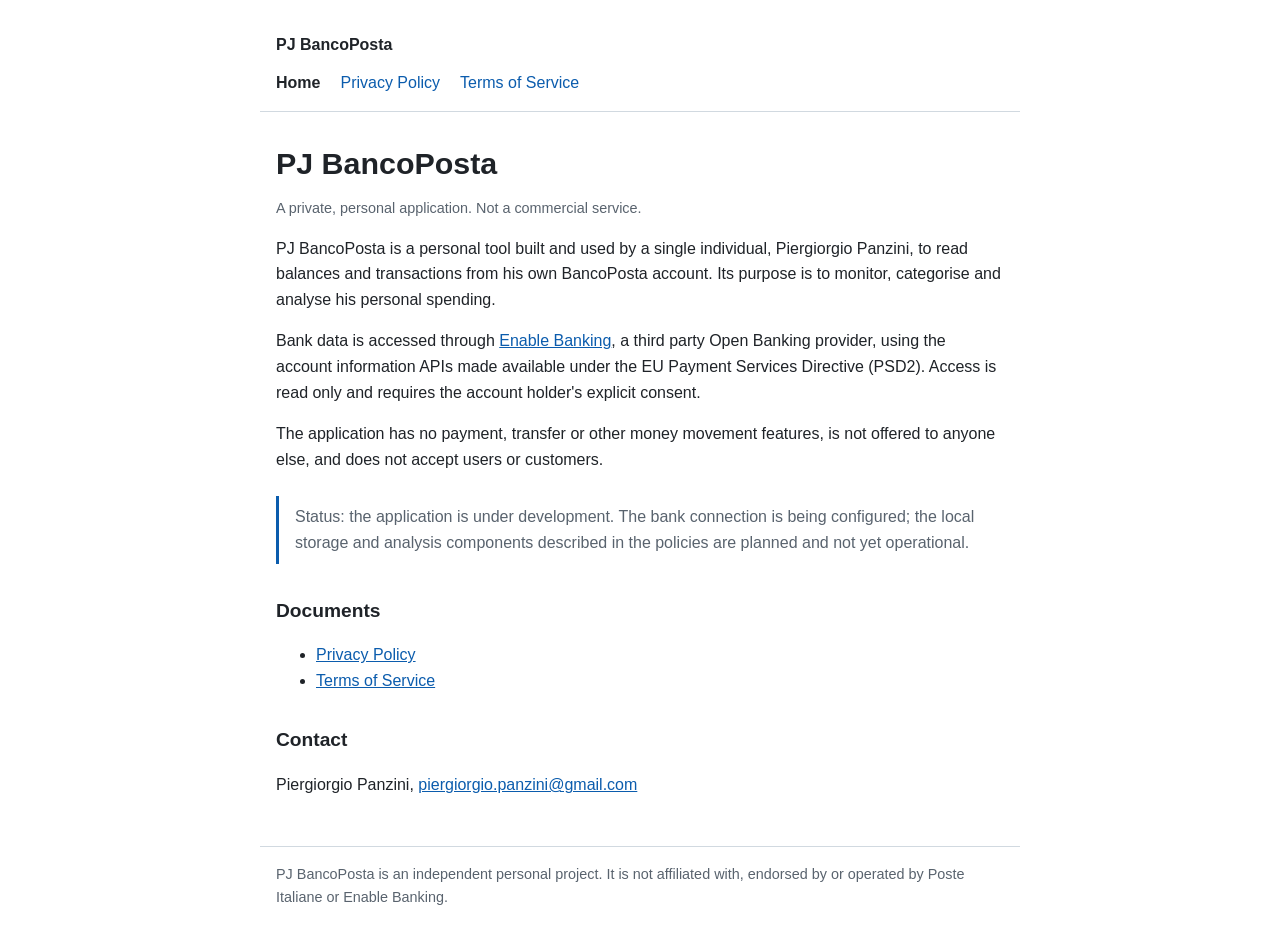
<file: index.html>
<!doctype html>
<html lang="en">
<head>
<meta charset="utf-8">
<meta name="viewport" content="width=device-width, initial-scale=1">
<title>PJ BancoPosta</title>
<meta name="description" content="PJ BancoPosta is a private, personal application for read-only access to the owner's own BancoPosta account.">
<link rel="stylesheet" href="style.css">
</head>
<body>
<header>
  <a class="brand" href="index.html">PJ BancoPosta</a>
  <nav>
    <a href="index.html" aria-current="page">Home</a>
    <a href="privacy.html">Privacy Policy</a>
    <a href="terms.html">Terms of Service</a>
  </nav>
</header>
<main>
  <h1>PJ BancoPosta</h1>
  <p class="meta">A private, personal application. Not a commercial service.</p>

  <p>PJ BancoPosta is a personal tool built and used by a single individual, Piergiorgio Panzini, to read balances and transactions from his own BancoPosta account. Its purpose is to monitor, categorise and analyse his personal spending.</p>

  <p>Bank data is accessed through <a href="https://enablebanking.com">Enable Banking</a>, a third party Open Banking provider, using the account information APIs made available under the EU Payment Services Directive (PSD2). Access is read only and requires the account holder's explicit consent.</p>

  <p>The application has no payment, transfer or other money movement features, is not offered to anyone else, and does not accept users or customers.</p>

  <div class="note">Status: the application is under development. The bank connection is being configured; the local storage and analysis components described in the policies are planned and not yet operational.</div>

  <h2>Documents</h2>
  <ul>
    <li><a href="privacy.html">Privacy Policy</a></li>
    <li><a href="terms.html">Terms of Service</a></li>
  </ul>

  <h2>Contact</h2>
  <p>Piergiorgio Panzini, <a href="mailto:piergiorgio.panzini@gmail.com">piergiorgio.panzini@gmail.com</a></p>
</main>
<footer>PJ BancoPosta is an independent personal project. It is not affiliated with, endorsed by or operated by Poste Italiane or Enable Banking.</footer>
</body>
</html>
</file>
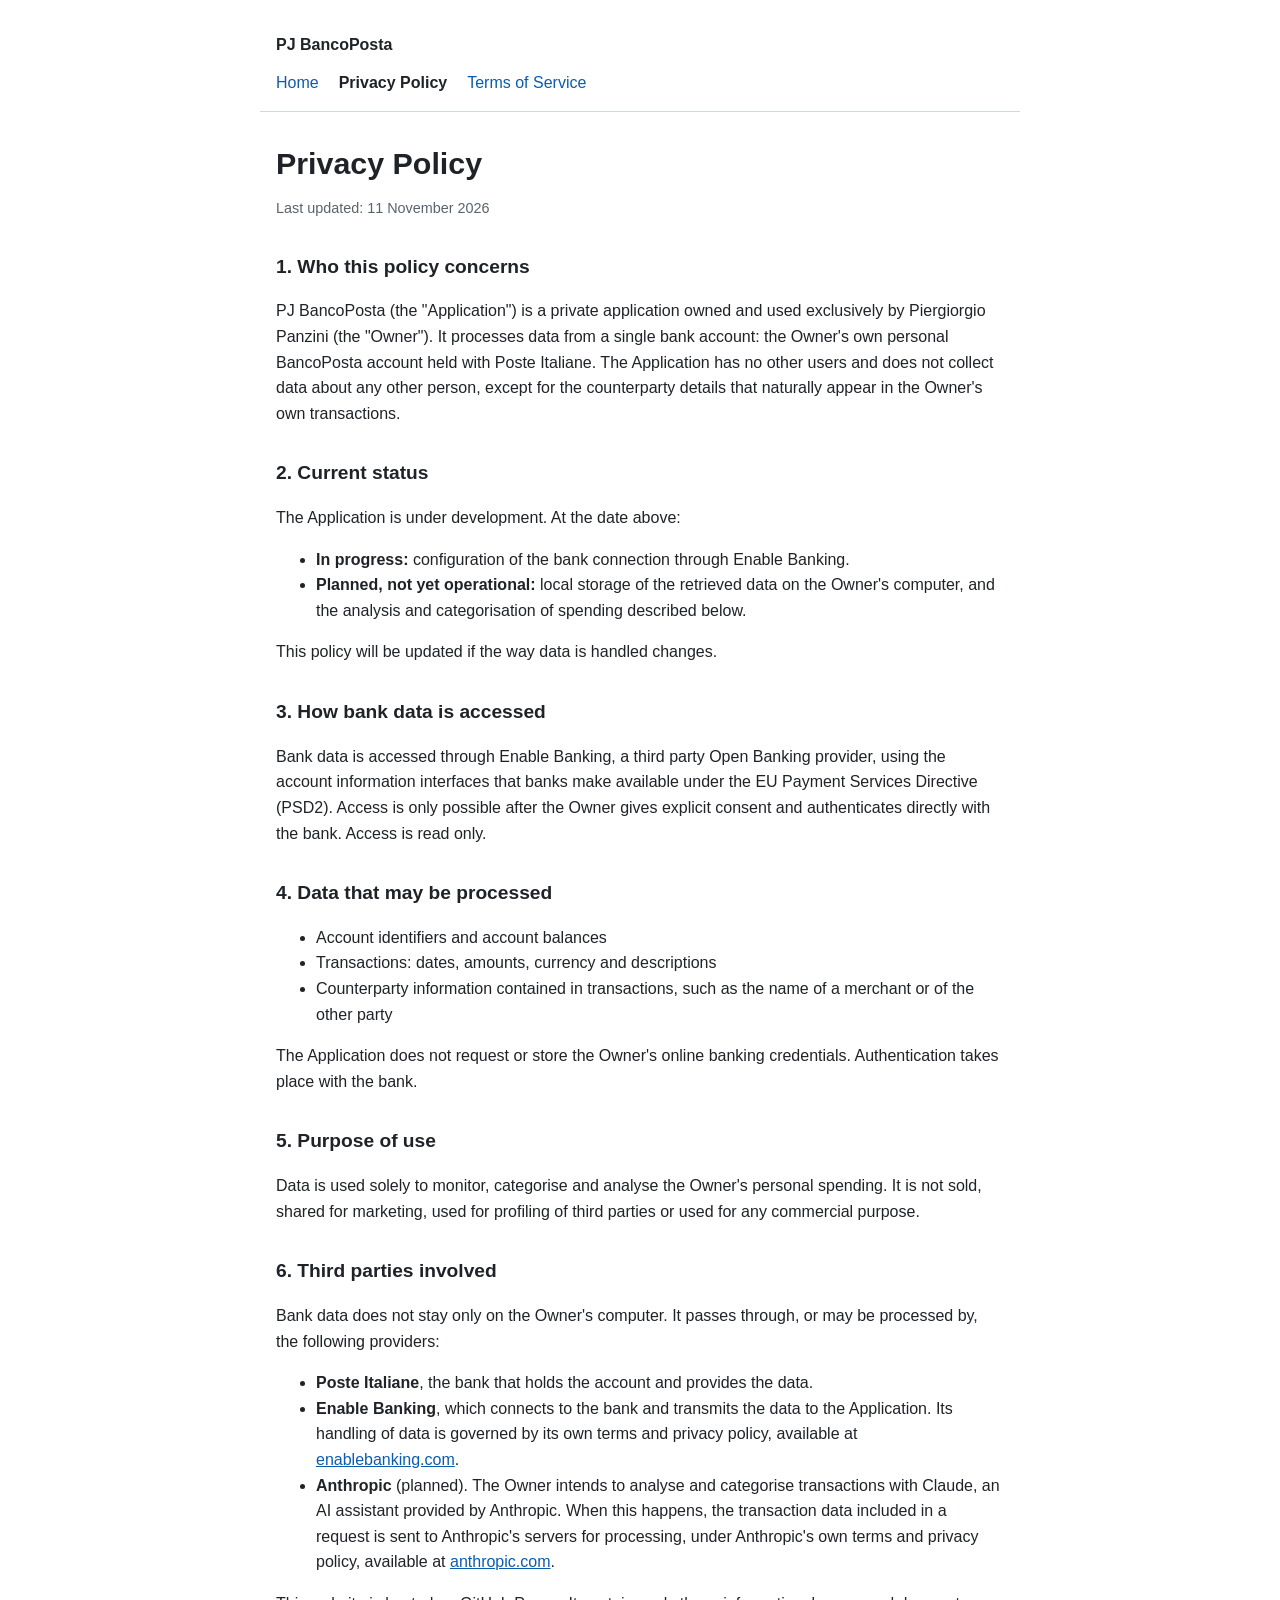
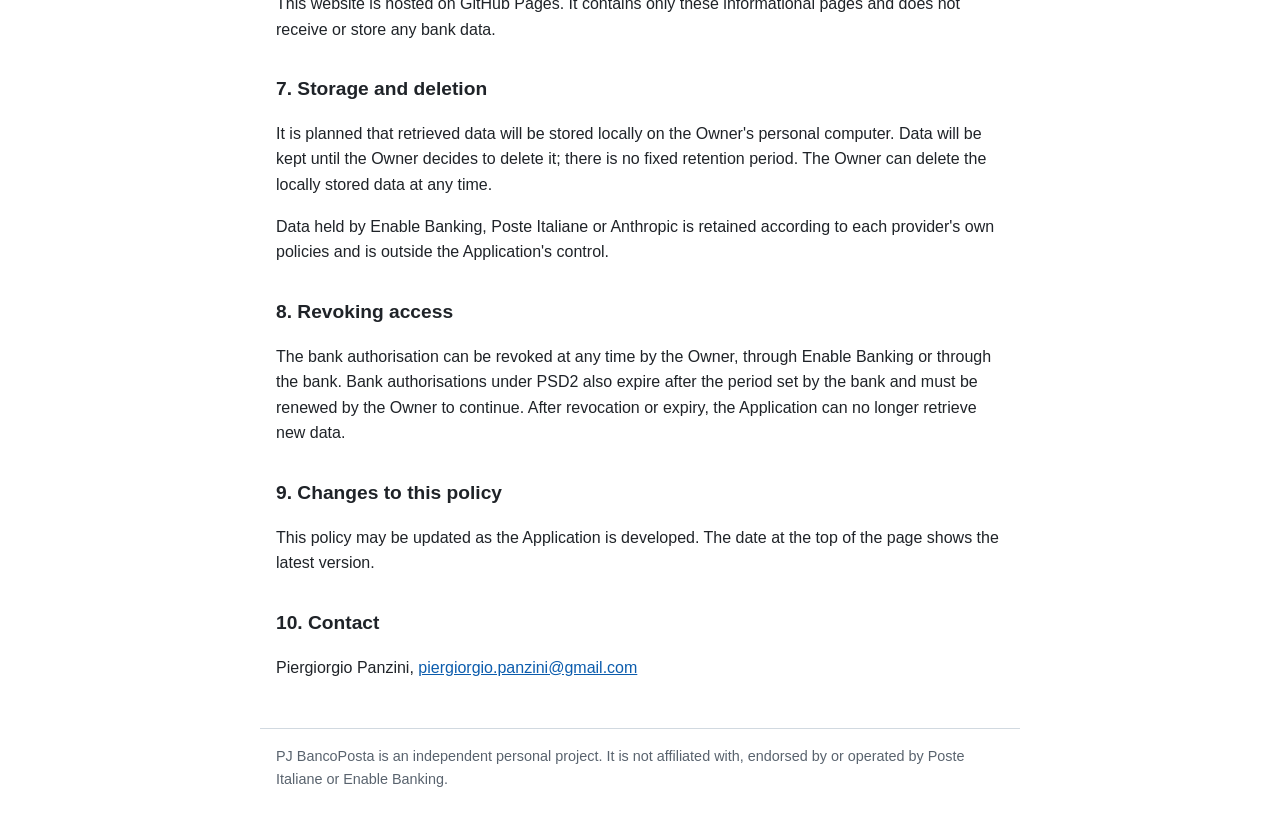
<file: privacy.html>
<!doctype html>
<html lang="en">
<head>
<meta charset="utf-8">
<meta name="viewport" content="width=device-width, initial-scale=1">
<title>Privacy Policy, PJ BancoPosta</title>
<meta name="description" content="Privacy Policy of PJ BancoPosta, a private application for read-only access to the owner's own BancoPosta account.">
<link rel="stylesheet" href="style.css">
</head>
<body>
<header>
  <a class="brand" href="index.html">PJ BancoPosta</a>
  <nav>
    <a href="index.html">Home</a>
    <a href="privacy.html" aria-current="page">Privacy Policy</a>
    <a href="terms.html">Terms of Service</a>
  </nav>
</header>
<main>
  <h1>Privacy Policy</h1>
  <p class="meta">Last updated: 11 November 2026</p>

  <h2>1. Who this policy concerns</h2>
  <p>PJ BancoPosta (the "Application") is a private application owned and used exclusively by Piergiorgio Panzini (the "Owner"). It processes data from a single bank account: the Owner's own personal BancoPosta account held with Poste Italiane. The Application has no other users and does not collect data about any other person, except for the counterparty details that naturally appear in the Owner's own transactions.</p>

  <h2>2. Current status</h2>
  <p>The Application is under development. At the date above:</p>
  <ul>
    <li><strong>In progress:</strong> configuration of the bank connection through Enable Banking.</li>
    <li><strong>Planned, not yet operational:</strong> local storage of the retrieved data on the Owner's computer, and the analysis and categorisation of spending described below.</li>
  </ul>
  <p>This policy will be updated if the way data is handled changes.</p>

  <h2>3. How bank data is accessed</h2>
  <p>Bank data is accessed through Enable Banking, a third party Open Banking provider, using the account information interfaces that banks make available under the EU Payment Services Directive (PSD2). Access is only possible after the Owner gives explicit consent and authenticates directly with the bank. Access is read only.</p>

  <h2>4. Data that may be processed</h2>
  <ul>
    <li>Account identifiers and account balances</li>
    <li>Transactions: dates, amounts, currency and descriptions</li>
    <li>Counterparty information contained in transactions, such as the name of a merchant or of the other party</li>
  </ul>
  <p>The Application does not request or store the Owner's online banking credentials. Authentication takes place with the bank.</p>

  <h2>5. Purpose of use</h2>
  <p>Data is used solely to monitor, categorise and analyse the Owner's personal spending. It is not sold, shared for marketing, used for profiling of third parties or used for any commercial purpose.</p>

  <h2>6. Third parties involved</h2>
  <p>Bank data does not stay only on the Owner's computer. It passes through, or may be processed by, the following providers:</p>
  <ul>
    <li><strong>Poste Italiane</strong>, the bank that holds the account and provides the data.</li>
    <li><strong>Enable Banking</strong>, which connects to the bank and transmits the data to the Application. Its handling of data is governed by its own terms and privacy policy, available at <a href="https://enablebanking.com">enablebanking.com</a>.</li>
    <li><strong>Anthropic</strong> (planned). The Owner intends to analyse and categorise transactions with Claude, an AI assistant provided by Anthropic. When this happens, the transaction data included in a request is sent to Anthropic's servers for processing, under Anthropic's own terms and privacy policy, available at <a href="https://www.anthropic.com/legal/privacy">anthropic.com</a>.</li>
  </ul>
  <p>This website is hosted on GitHub Pages. It contains only these informational pages and does not receive or store any bank data.</p>

  <h2>7. Storage and deletion</h2>
  <p>It is planned that retrieved data will be stored locally on the Owner's personal computer. Data will be kept until the Owner decides to delete it; there is no fixed retention period. The Owner can delete the locally stored data at any time.</p>
  <p>Data held by Enable Banking, Poste Italiane or Anthropic is retained according to each provider's own policies and is outside the Application's control.</p>

  <h2>8. Revoking access</h2>
  <p>The bank authorisation can be revoked at any time by the Owner, through Enable Banking or through the bank. Bank authorisations under PSD2 also expire after the period set by the bank and must be renewed by the Owner to continue. After revocation or expiry, the Application can no longer retrieve new data.</p>

  <h2>9. Changes to this policy</h2>
  <p>This policy may be updated as the Application is developed. The date at the top of the page shows the latest version.</p>

  <h2>10. Contact</h2>
  <p>Piergiorgio Panzini, <a href="mailto:piergiorgio.panzini@gmail.com">piergiorgio.panzini@gmail.com</a></p>
</main>
<footer>PJ BancoPosta is an independent personal project. It is not affiliated with, endorsed by or operated by Poste Italiane or Enable Banking.</footer>
</body>
</html>
</file>
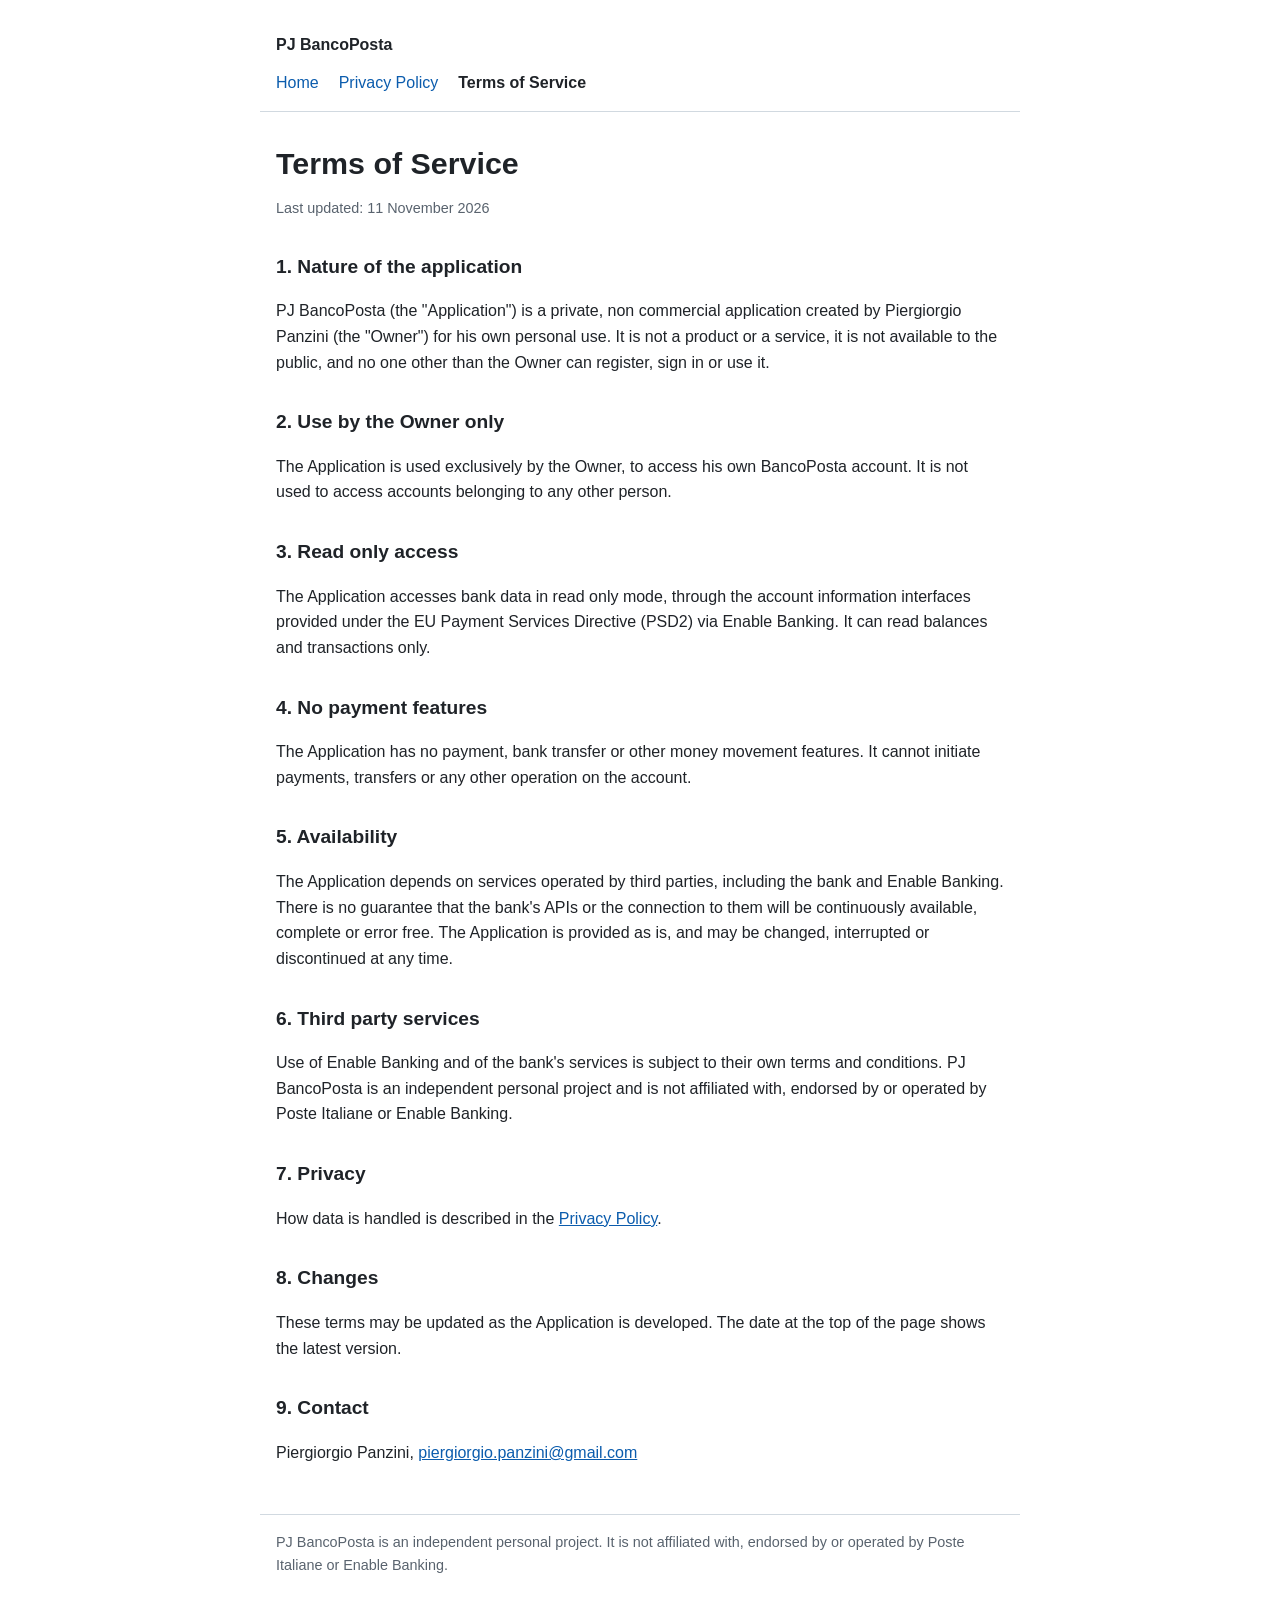
<file: terms.html>
<!doctype html>
<html lang="en">
<head>
<meta charset="utf-8">
<meta name="viewport" content="width=device-width, initial-scale=1">
<title>Terms of Service, PJ BancoPosta</title>
<meta name="description" content="Terms of Service of PJ BancoPosta, a private, non commercial application used only by its owner.">
<link rel="stylesheet" href="style.css">
</head>
<body>
<header>
  <a class="brand" href="index.html">PJ BancoPosta</a>
  <nav>
    <a href="index.html">Home</a>
    <a href="privacy.html">Privacy Policy</a>
    <a href="terms.html" aria-current="page">Terms of Service</a>
  </nav>
</header>
<main>
  <h1>Terms of Service</h1>
  <p class="meta">Last updated: 11 November 2026</p>

  <h2>1. Nature of the application</h2>
  <p>PJ BancoPosta (the "Application") is a private, non commercial application created by Piergiorgio Panzini (the "Owner") for his own personal use. It is not a product or a service, it is not available to the public, and no one other than the Owner can register, sign in or use it.</p>

  <h2>2. Use by the Owner only</h2>
  <p>The Application is used exclusively by the Owner, to access his own BancoPosta account. It is not used to access accounts belonging to any other person.</p>

  <h2>3. Read only access</h2>
  <p>The Application accesses bank data in read only mode, through the account information interfaces provided under the EU Payment Services Directive (PSD2) via Enable Banking. It can read balances and transactions only.</p>

  <h2>4. No payment features</h2>
  <p>The Application has no payment, bank transfer or other money movement features. It cannot initiate payments, transfers or any other operation on the account.</p>

  <h2>5. Availability</h2>
  <p>The Application depends on services operated by third parties, including the bank and Enable Banking. There is no guarantee that the bank's APIs or the connection to them will be continuously available, complete or error free. The Application is provided as is, and may be changed, interrupted or discontinued at any time.</p>

  <h2>6. Third party services</h2>
  <p>Use of Enable Banking and of the bank's services is subject to their own terms and conditions. PJ BancoPosta is an independent personal project and is not affiliated with, endorsed by or operated by Poste Italiane or Enable Banking.</p>

  <h2>7. Privacy</h2>
  <p>How data is handled is described in the <a href="privacy.html">Privacy Policy</a>.</p>

  <h2>8. Changes</h2>
  <p>These terms may be updated as the Application is developed. The date at the top of the page shows the latest version.</p>

  <h2>9. Contact</h2>
  <p>Piergiorgio Panzini, <a href="mailto:piergiorgio.panzini@gmail.com">piergiorgio.panzini@gmail.com</a></p>
</main>
<footer>PJ BancoPosta is an independent personal project. It is not affiliated with, endorsed by or operated by Poste Italiane or Enable Banking.</footer>
</body>
</html>
</file>
<file: style.css>
:root{--bg:#ffffff;--text:#1f2328;--muted:#59636e;--line:#d1d9e0;--accent:#0b5cad}
@media (prefers-color-scheme:dark){:root{--bg:#0d1117;--text:#e6edf3;--muted:#9198a1;--line:#30363d;--accent:#58a6ff}}
*{box-sizing:border-box}
body{margin:0;background:var(--bg);color:var(--text);font:16px/1.6 -apple-system,BlinkMacSystemFont,"Segoe UI",Helvetica,Arial,sans-serif}
main,header,footer{max-width:760px;margin:0 auto;padding:0 16px}
header{padding-top:32px;border-bottom:1px solid var(--line)}
header a.brand{font-weight:600;color:var(--text);text-decoration:none}
nav{display:flex;gap:20px;flex-wrap:wrap;padding:12px 0 16px}
nav a{color:var(--accent);text-decoration:none}
nav a[aria-current=page]{color:var(--text);font-weight:600}
h1{font-size:1.9rem;line-height:1.25;margin:32px 0 8px}
h2{font-size:1.2rem;margin:32px 0 8px}
p,li{color:var(--text)}
.meta{color:var(--muted);font-size:.9rem}
.note{border-left:3px solid var(--accent);padding:8px 16px;margin:24px 0;color:var(--muted)}
a{color:var(--accent)}
footer{border-top:1px solid var(--line);margin-top:48px;padding-top:16px;padding-bottom:32px;color:var(--muted);font-size:.9rem}
</file>
